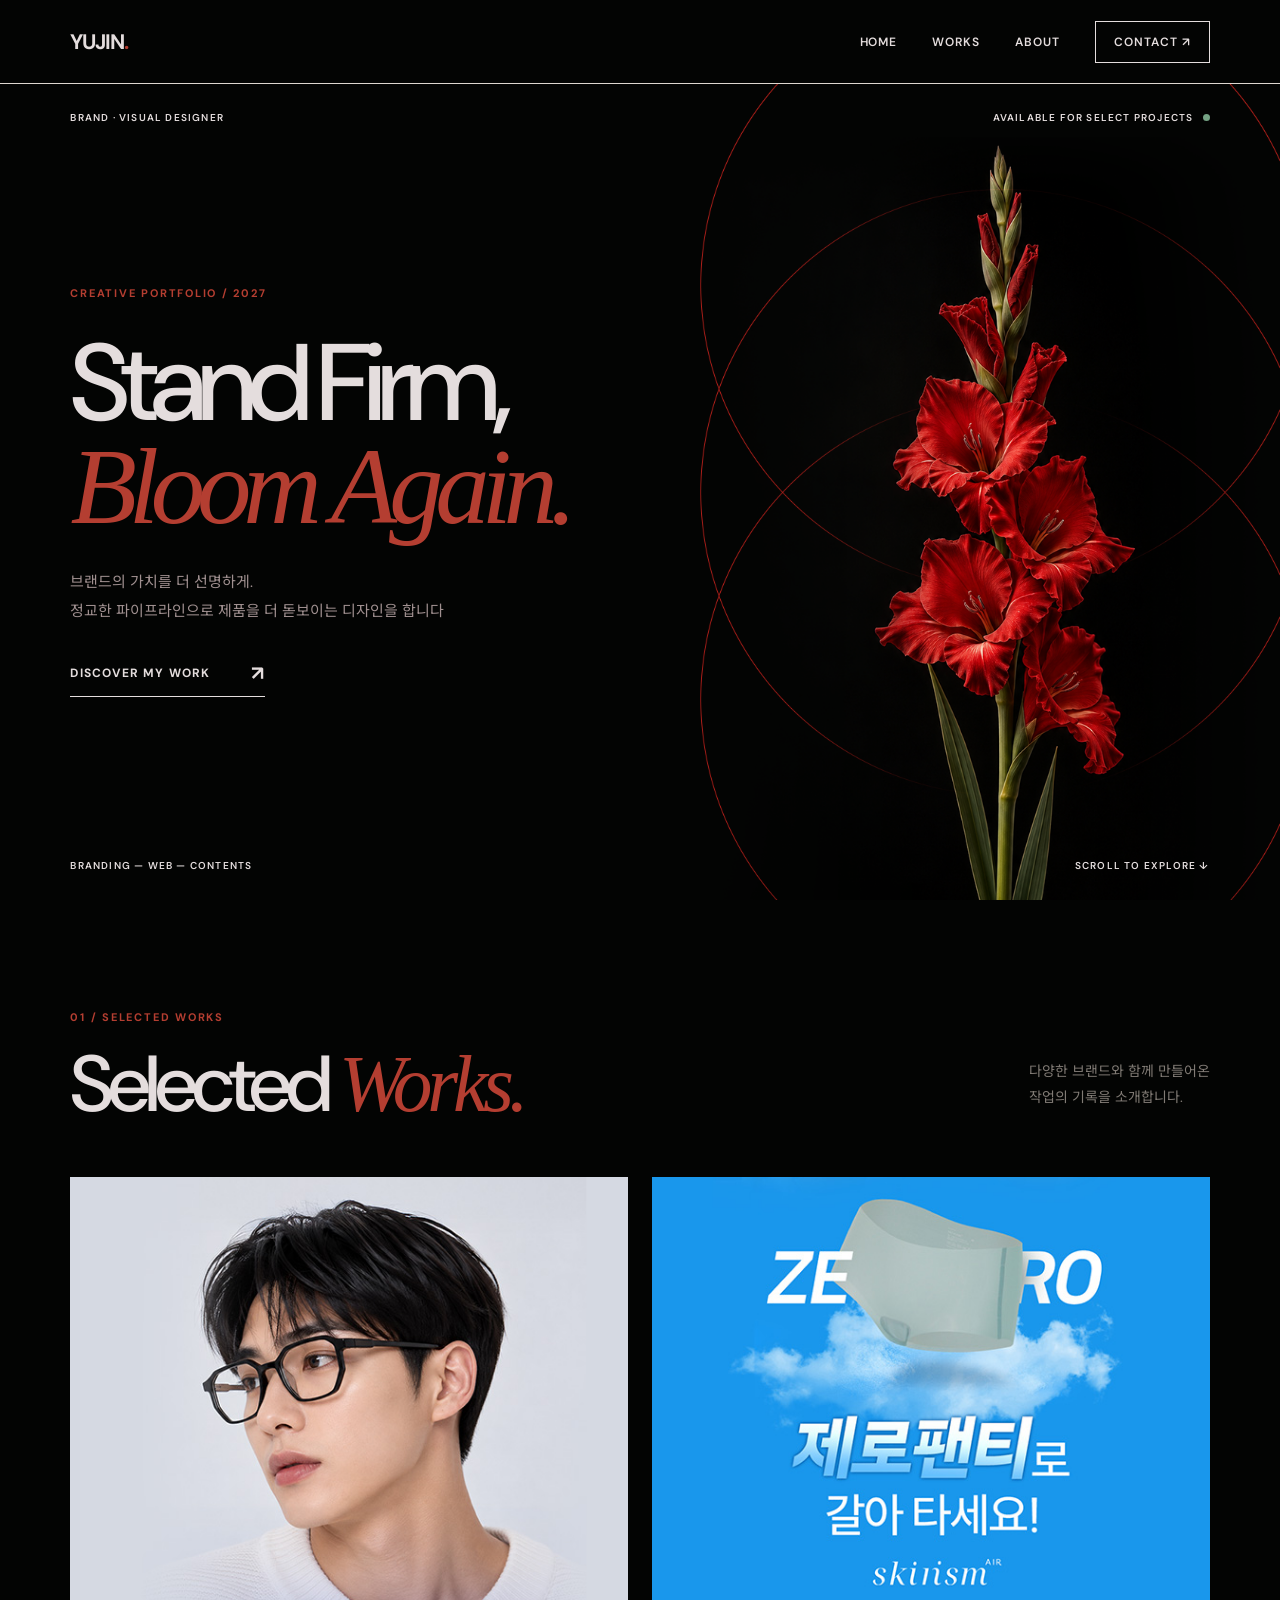
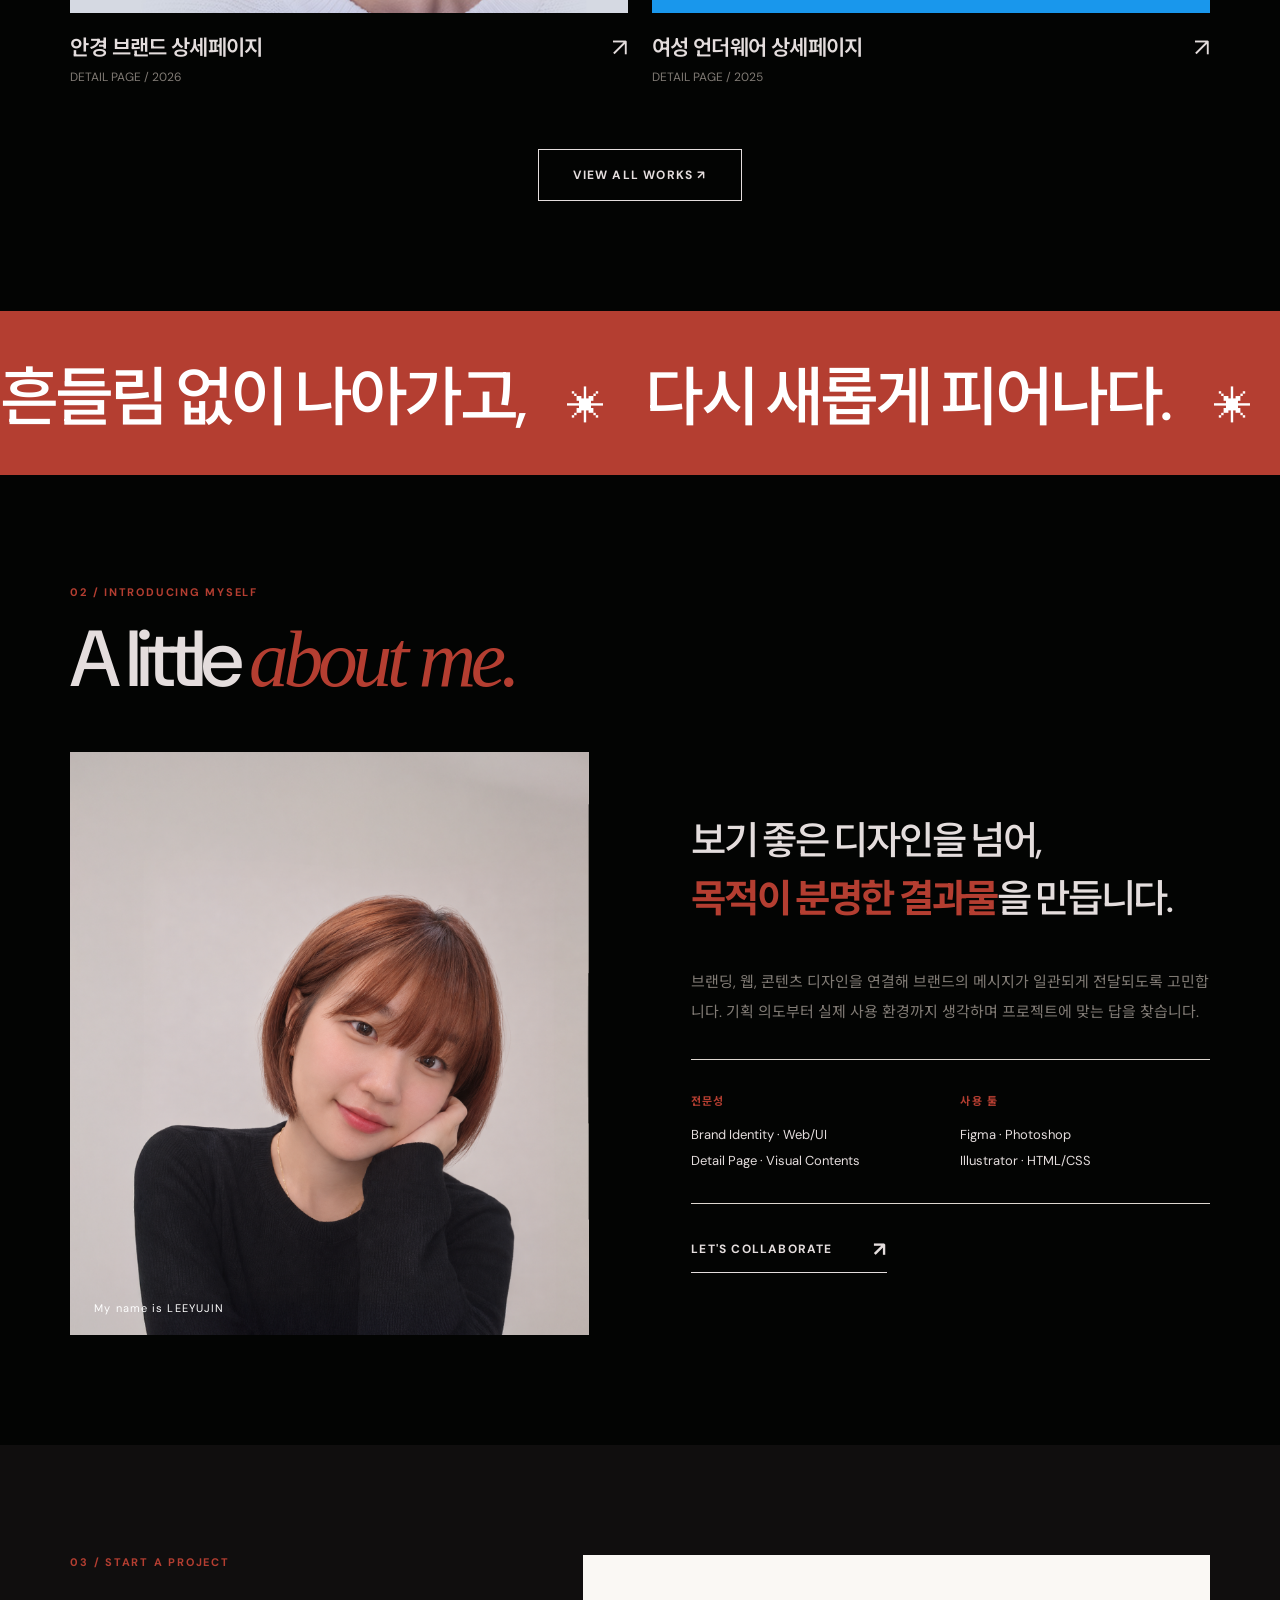
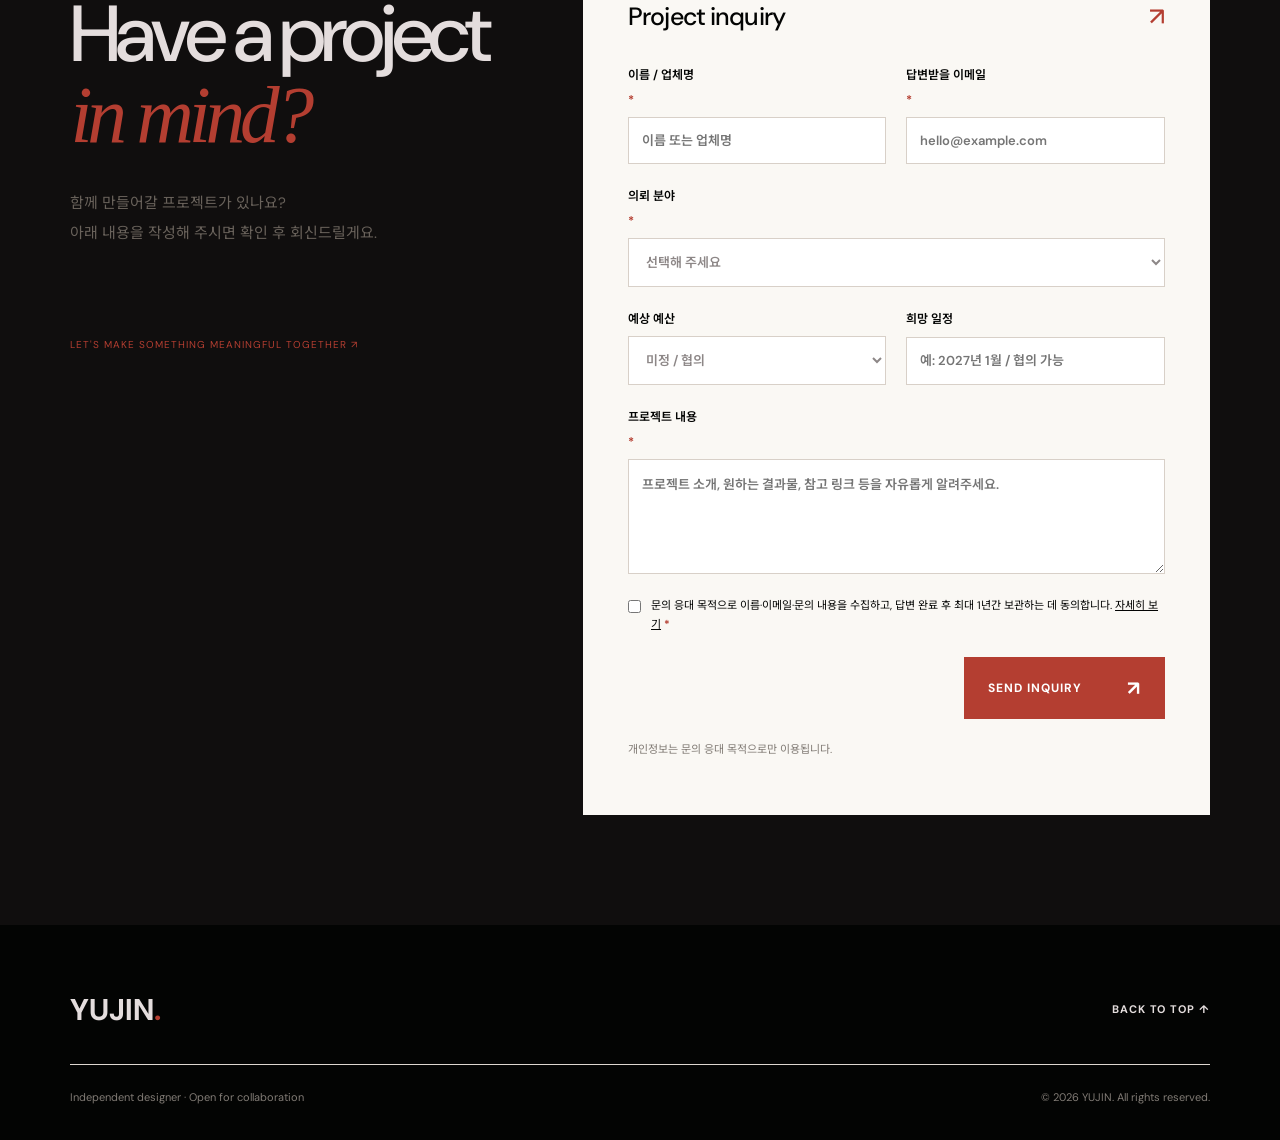
<file: index.html>
<!doctype html>

<html lang="ko">
  <head>
    <meta charset="utf-8" />
    <meta content="width=device-width, initial-scale=1" name="viewport" />
    <meta
      content="독립 디자이너의 브랜딩, 웹디자인, 상세페이지와 비주얼 콘텐츠 포트폴리오. 프로젝트 의뢰를 환영합니다."
      name="description"
    />
    <meta content="#f6f3ef" name="theme-color" />
    <title>YuJin — Creative Portfolio</title>
    <link href="https://fonts.googleapis.com" rel="preconnect" />
    <link crossorigin="" href="https://fonts.gstatic.com" rel="preconnect" />
    <link
      href="https://fonts.googleapis.com/css2?family=DM+Sans:wght@400;500;600;700&amp;family=Noto+Sans+KR:wght@400;500;600;700&amp;display=swap"
      rel="stylesheet"
    />
    <link href="style.css" rel="stylesheet" />
  </head>
  <body>
    <a class="skip" href="#main">본문 바로가기</a>
    <header class="site-header">
      <a aria-label="홈으로" class="wordmark" href="index.html#home"
        >YUJIN<span class="mark-dot">.</span></a>
      <nav aria-label="주 메뉴" class="nav" id="nav">
        <a data-nav="home" href="index.html#home">HOME</a
        ><a data-nav="works" href="works.html">WORKS</a
        ><a data-nav="about" href="index.html#about">ABOUT</a
        ><a class="nav-contact" data-nav="contact" href="index.html#contact"
          >CONTACT ↗</a>
      </nav>
      <button
        aria-controls="nav"
        aria-expanded="false"
        aria-label="메뉴 열기"
        class="menu-toggle"
        type="button"
      >
        <span></span><span></span>
      </button>
    </header>
    <main id="main">
      <section class="hero section" id="home">
        <div class="hero-meta">
          <span>BRAND · VISUAL DESIGNER</span
          ><span>AVAILABLE FOR SELECT PROJECTS <i class="status-dot"></i></span>
        </div>
        <div class="hero-body">
          <div class="hero-copy">
            <p class="eyebrow">CREATIVE PORTFOLIO / 2027</p>
            <h1>Stand Firm,<br /><em>Bloom Again.</em></h1>
            <p class="hero-description">
              브랜드의 가치를 더 선명하게.<br />정교한 파이프라인으로 제품을 더 돋보이는 디자인을 합니다
            </p>
            <a class="text-link" href="works.html"
              >DISCOVER MY WORK <span aria-hidden="true">↗</span></a
            >
          </div>
          <div
            aria-label="흐릿한 붉은 형태가 표현된 추상적 배경 이미지"
            class="hero-art"
            role="img"
          >
            <!-- <img alt="" src="assets/hero.svg" /> -->
          </div>
        </div>
        <div class="hero-foot">
          <span>BRANDING — WEB — CONTENTS</span
          ><a href="works.html">SCROLL TO EXPLORE ↓</a>
        </div>
      </section>
      <section class="section works-section" id="works">
        <div class="section-head">
          <div>
            <p class="eyebrow">01 / SELECTED WORKS</p>
            <h2>Selected <em>Works.</em></h2>
          </div>
          <p>다양한 브랜드와 함께 만들어온<br />작업의 기록을 소개합니다.</p>
        </div>
        <div class="work-grid" id="workGrid"></div>
        <div class="selected-actions">
          <a class="all-works-link" href="works.html">VIEW ALL WORKS ↗</a>
        </div>
      </section>
      <section aria-hidden="true" class="marquee">
        <div>
          흔들림 없이 나아가고, <span>✳</span> 다시 새롭게 피어나다.
          <span>✳</span> Stand Firm, Bloom Again. <span>✳</span> 흔들림 없이 나아가고, <span>✳</span>
        </div>
      </section>
      <section class="section about-section" id="about">
        <div class="section-head">
          <div>
            <p class="eyebrow">02 / INTRODUCING MYSELF</p>
            <h2>A little <em>about me.</em></h2>
          </div>
        </div>
        <div class="about-layout">
          <div class="about-visual">
            <img alt="소개 이미지 자리 표시자" src="assets/My-Selfe.png" /><span
              >My name is LEEYUJIN</span
            >
          </div>
          <div class="about-content">
            <p class="about-lead">
              보기 좋은 디자인을 넘어,<br /><strong>목적이 분명한 결과물</strong
              >을 만듭니다.
            </p>
            <p class="muted">
              브랜딩, 웹, 콘텐츠 디자인을 연결해 브랜드의 메시지가 일관되게
              전달되도록 고민합니다. 기획 의도부터 실제 사용 환경까지 생각하며
              프로젝트에 맞는 답을 찾습니다.
            </p>
            <div class="about-facts">
              <div>
                <span class="fact-label">전문성</span>
                <p>
                  Brand Identity · Web/UI<br />Detail Page · Visual Contents
                </p>
              </div>
              <div>
                <span class="fact-label">사용 툴</span>
                <p>Figma · Photoshop<br />Illustrator · HTML/CSS</p>
              </div>
            </div>
            <a class="text-link" href="index.html#contact"
              >LET'S COLLABORATE <span>↗</span></a
            >
          </div>
        </div>
      </section>
      <section class="section contact-section" id="contact">
        <div class="contact-intro">
          <p class="eyebrow">03 / START A PROJECT</p>
          <h2>Have a project<br /><em>in mind?</em></h2>
          <p>
            함께 만들어갈 프로젝트가 있나요?<br />아래 내용을 작성해 주시면 확인
            후 회신드릴게요.
          </p>
          <div class="contact-aside">
            LET'S MAKE SOMETHING MEANINGFUL TOGETHER ↗
          </div>
        </div>
        <div class="contact-form-wrap">
          <h3>Project inquiry <span>↗</span></h3>
          <form id="contactForm" action="https://formspree.io/f/xyeeoprq" method="POST">
            <div class="field-pair">
              <label
                >이름 / 업체명 <strong>*</strong
                ><input
                  autocomplete="name"
                  maxlength="100"
                  name="name"
                  placeholder="이름 또는 업체명"
                  required=""
                  type="text" /></label
              ><label
                >답변받을 이메일 <strong>*</strong
                ><input
                  autocomplete="email"
                  name="email"
                  placeholder="hello@example.com"
                  required=""
                  type="email"
              /></label>
            </div>
            <label
              >의뢰 분야 <strong>*</strong
              ><select name="project_type" required="">
                <option value="">선택해 주세요</option>
                <!-- <option>브랜딩 / 로고</option> -->
                <!-- <option>웹사이트 / 랜딩페이지</option> -->
                <option>상세페이지 / 배너</option>
                <option>SNS / 콘텐츠</option>
                <option>편집 / 인쇄물</option>
                <option>복합 프로젝트 / 기타</option>
              </select></label
            >
            <div class="field-pair">
              <label
                >예상 예산<select name="budget">
                  <option>미정 / 협의</option>
                  <option>50만원 미만</option>
                  <option>50~100만원</option>
                  <option>100~300만원</option>
                  <option>300만원 이상</option>
                </select></label
              ><label
                >희망 일정<input
                  maxlength="120"
                  name="timeline"
                  placeholder="예: 2027년 1월 / 협의 가능"
                  type="text"
              /></label>
            </div>
            <label
              >프로젝트 내용 <strong>*</strong
              ><textarea
                maxlength="5000"
                name="message"
                placeholder="프로젝트 소개, 원하는 결과물, 참고 링크 등을 자유롭게 알려주세요."
                required=""
                rows="5"
              ></textarea>
            </label>
            <div class="consent">
              <label
                ><input
                  name="privacy_consent"
                  required=""
                  type="checkbox"
                  value="동의"
                /><span
                  >문의 응대 목적으로 이름·이메일·문의 내용을 수집하고, 답변
                  완료 후 최대 1년간 보관하는 데 동의합니다.
                  <a href="#privacy" id="privacyOpen">자세히 보기</a>
                  <strong>*</strong></span
                ></label
              >
            </div>
            <input
              aria-hidden="true"
              autocomplete="off"
              class="honeypot"
              name="_gotcha"
              tabindex="-1"
              type="text"
            />
            <div class="submit-row">
              <p
                aria-live="polite"
                class="form-status"
                id="formStatus"
                role="status"
              ></p>
              <button class="submit-btn" id="sendBtn" type="submit">
                SEND INQUIRY <span>↗</span>
              </button>
            </div>
            <p class="small-note" id="setupNote"></p>
          </form>
        </div>
      </section>
    </main>
    <footer>
      <div class="footer-top">
        <span>YUJIN<span class="mark-dot">.</span></span
        ><a href="index.html#home">BACK TO TOP ↑</a>
      </div>
      <div class="footer-bottom">
        <p>Independent designer · Open for collaboration</p>
        <p>© <span id="year"></span> YUJIN. All rights reserved.</p>
      </div>
    </footer>
    <dialog class="project-dialog" id="projectDialog">
      <button aria-label="닫기" class="dialog-close" id="closeProject">
        ✕
      </button>
      <div id="projectDialogBody"></div>
    </dialog>
    <dialog class="privacy-dialog" id="privacyDialog">
      <button aria-label="닫기" class="dialog-close" id="closePrivacy">
        ✕
      </button>
      <h3>개인정보 수집 및 이용 안내</h3>
      <p>
        수집 항목: 이름/업체명, 이메일, 문의 내용 및 선택 기입 사항(예산·일정).
      </p>
      <p>이용 목적: 프로젝트 상담 및 회신.</p>
      <p>
        보유 기간: 답변 완료 후 최대 1년 또는 동의 철회·삭제 요청 시까지.
        Formspree 서비스의 보관·처리 정책도 확인해 주세요.
      </p>
      <p>
        동의를 거부할 수 있으나, 동의하지 않으면 문의 양식을 이용할 수 없습니다.
      </p>
      <p>운영자: YOUR NAME / 연락처: 사이트 운영 전 실제 이메일 기재 필요</p>
    </dialog>
    <script src="content.js"></script>
    <script src="script.js"></script>
  </body>
</html>
</file>
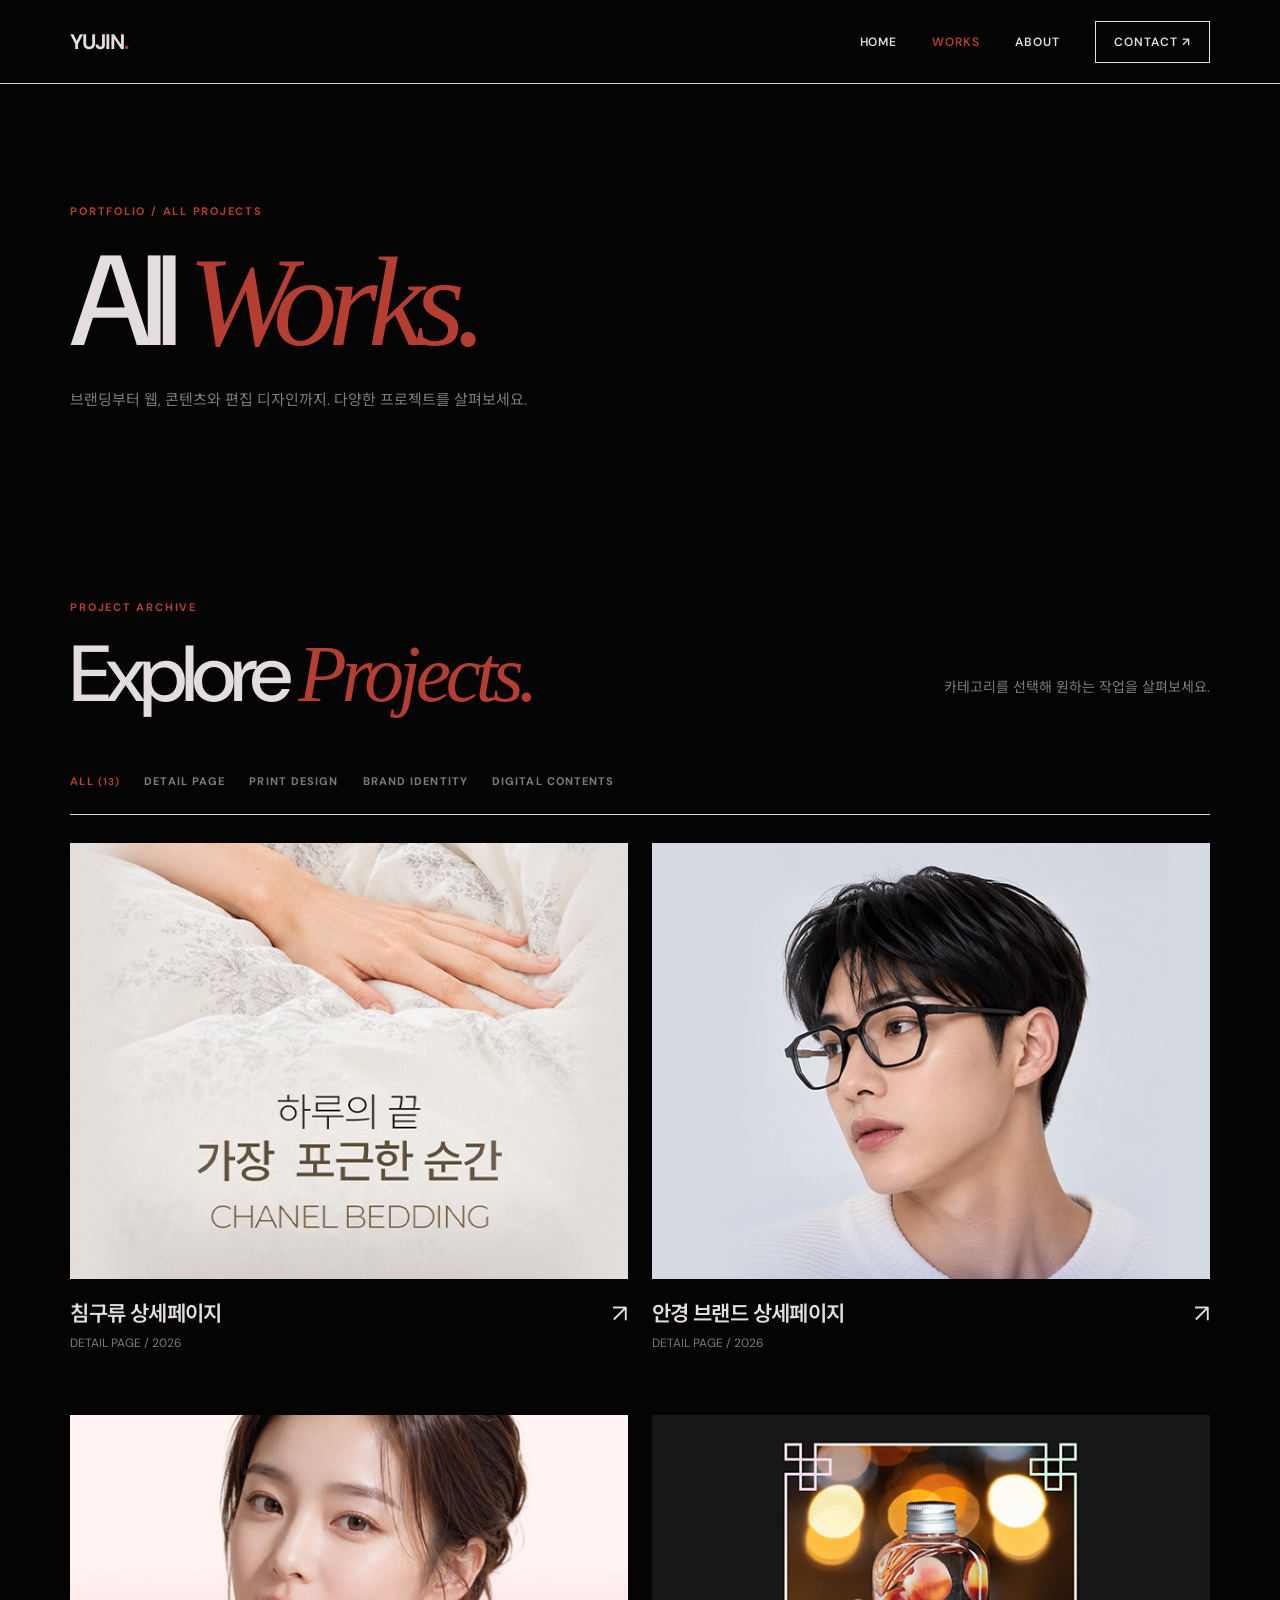
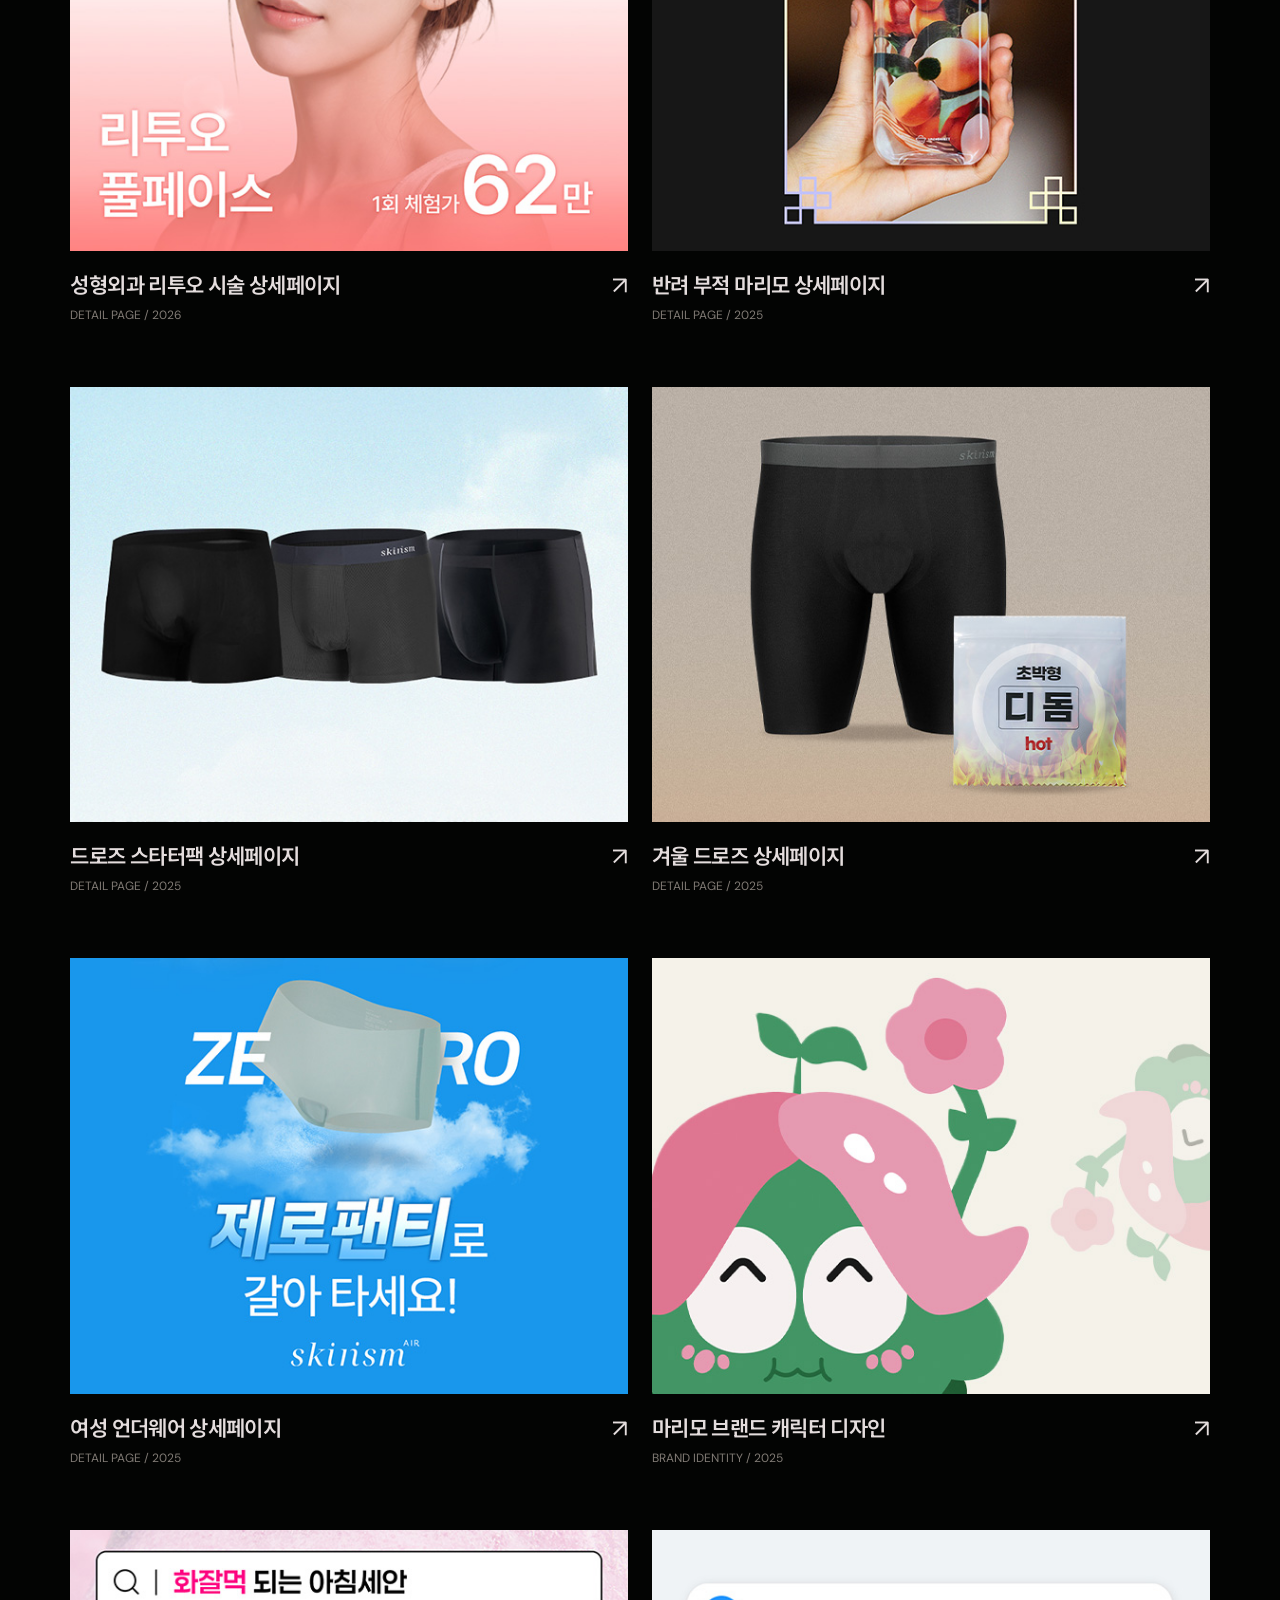
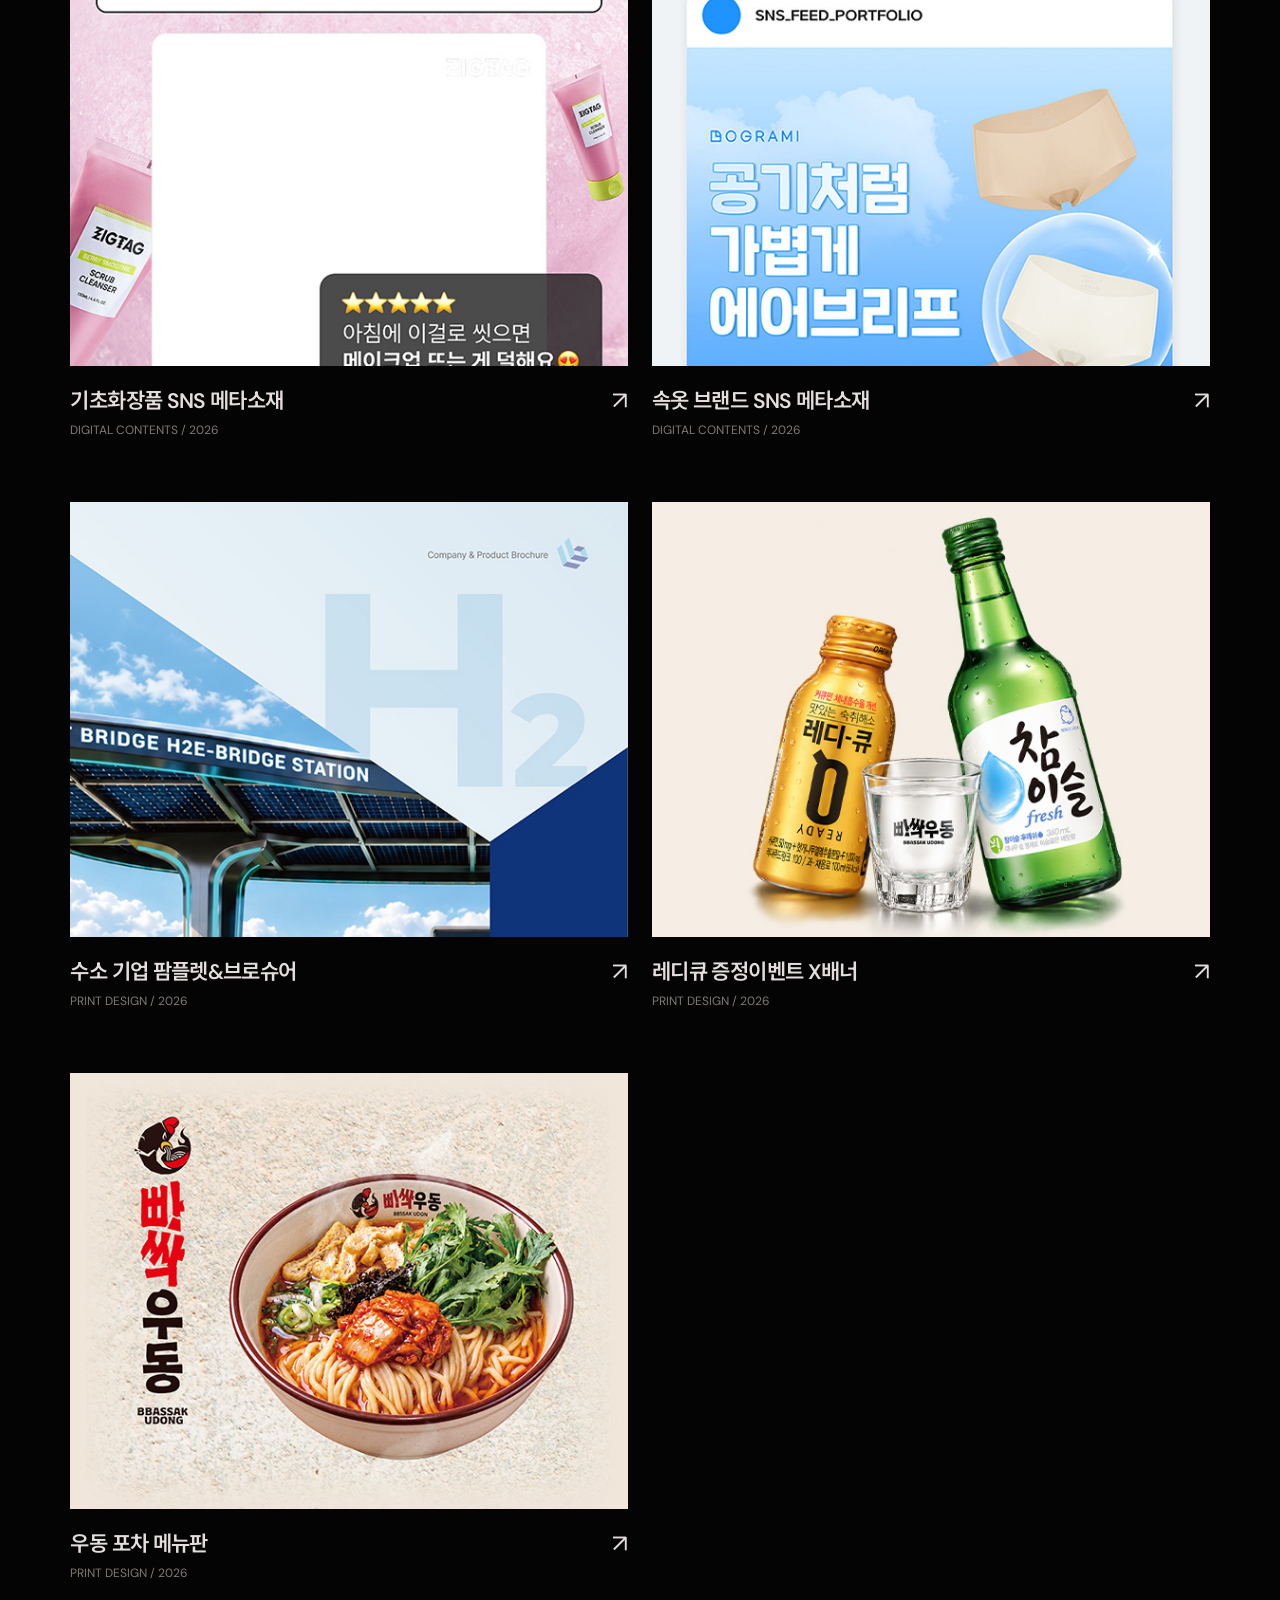
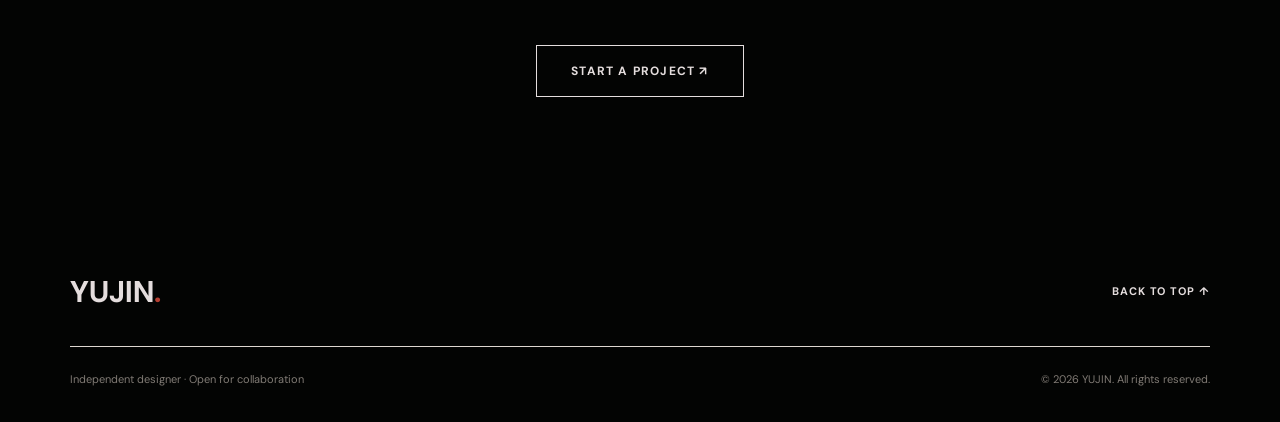
<file: works.html>
<!doctype html>

<html lang="ko">
  <head>
    <meta charset="utf-8" />
    <meta content="width=device-width, initial-scale=1" name="viewport" />
    <meta
      content="독립 디자이너의 브랜딩, 웹디자인, 상세페이지와 비주얼 콘텐츠 포트폴리오. 프로젝트 의뢰를 환영합니다."
      name="description"
    />
    <meta content="#f6f3ef" name="theme-color" />
    <title>WORKS — YOUR NAME Portfolio</title>
    <link href="https://fonts.googleapis.com" rel="preconnect" />
    <link crossorigin="" href="https://fonts.gstatic.com" rel="preconnect" />
    <link
      href="https://fonts.googleapis.com/css2?family=DM+Sans:wght@400;500;600;700&amp;family=Noto+Sans+KR:wght@400;500;600;700&amp;display=swap"
      rel="stylesheet"
    />
    <link href="style.css" rel="stylesheet" />
  </head>
  <body class="is-works-page">
    <a class="skip" href="#main">본문 바로가기</a>
    <header class="site-header">
      <a aria-label="홈으로" class="wordmark" href="index.html#home"
        >YUJIN<span class="mark-dot">.</span></a
      >
      <nav aria-label="주 메뉴" class="nav" id="nav">
        <a data-nav="home" href="index.html#home">HOME</a
        ><a data-nav="works" href="works.html">WORKS</a
        ><a data-nav="about" href="index.html#about">ABOUT</a
        ><a class="nav-contact" data-nav="contact" href="index.html#contact"
          >CONTACT ↗</a>
      </nav>
      <button
        aria-controls="nav"
        aria-expanded="false"
        aria-label="메뉴 열기"
        class="menu-toggle"
        type="button"
      >
        <span></span><span></span>
      </button>
    </header>
    <main id="main">
      <section class="works-hero section" id="works-top">
        <p class="eyebrow">PORTFOLIO / ALL PROJECTS</p>
        <h1>All <em>Works.</em></h1>
        <p class="works-hero-desc">
          브랜딩부터 웹, 콘텐츠와 편집 디자인까지. 다양한 프로젝트를 살펴보세요.
        </p>
      </section>
      <section class="section works-section all-works-section" id="works">
        <div class="section-head">
          <div>
            <p class="eyebrow">PROJECT ARCHIVE</p>
            <h2>Explore <em>Projects.</em></h2>
          </div>
          <p>카테고리를 선택해 원하는 작업을 살펴보세요.</p>
        </div>
        <div aria-label="작업물 분류" class="filters" id="filters">
          <button aria-pressed="true" class="active" data-filter="All">
            ALL <span id="count"></span></button
          ><button data-filter="DETAIL PAGE">DETAIL PAGE</button
          ><button data-filter="PRINT DESIGN">PRINT DESIGN</button
          ><button data-filter="BRAND IDENTITY">BRAND IDENTITY</button
          ><button data-filter="DIGITAL CONTENTS">DIGITAL CONTENTS</button>
        </div>
        <div class="work-grid" id="workGrid"></div>
        <div class="selected-actions">
          <a class="all-works-link" href="index.html#contact"
            >START A PROJECT ↗</a
          >
        </div>
      </section>
    </main>
    <footer>
      <div class="footer-top">
        <span>YUJIN<span class="mark-dot">.</span></span
        ><a href="index.html#home">BACK TO TOP ↑</a>
      </div>
      <div class="footer-bottom">
        <p>Independent designer · Open for collaboration</p>
        <p>© <span id="year"></span> YUJIN. All rights reserved.</p>
      </div>
    </footer>
    <dialog class="project-dialog" id="projectDialog">
      <button aria-label="닫기" class="dialog-close" id="closeProject">
        ✕
      </button>
      <div id="projectDialogBody"></div>
    </dialog>
    <dialog class="privacy-dialog" id="privacyDialog">
      <button aria-label="닫기" class="dialog-close" id="closePrivacy">
        ✕
      </button>
      <h3>개인정보 수집 및 이용 안내</h3>
      <p>
        수집 항목: 이름/업체명, 이메일, 문의 내용 및 선택 기입 사항(예산·일정).
      </p>
      <p>이용 목적: 프로젝트 상담 및 회신.</p>
      <p>
        보유 기간: 답변 완료 후 최대 1년 또는 동의 철회·삭제 요청 시까지.
        Formspree 서비스의 보관·처리 정책도 확인해 주세요.
      </p>
      <p>
        동의를 거부할 수 있으나, 동의하지 않으면 문의 양식을 이용할 수 없습니다.
      </p>
      <p>운영자: YOUR NAME / 연락처: 사이트 운영 전 실제 이메일 기재 필요</p>
    </dialog>
    <script src="content.js"></script>
    <script src="script.js"></script>
  </body>
</html>
</file>
<file: style.css>
/* COLOR / TYPOGRAPHY: 이 파일 상단 변수부터 자유롭게 변경하세요. */
:root {
  --bg: #030403;
  --ink: #e4dddd;
  --muted: #817b75;
  --red: #b43e31;
  --line: #ddd7d0;
  --card: #e9e2dc;
  --font: "DM Sans", "Noto Sans KR", sans-serif;
}
* {
  box-sizing: border-box;
}


/* DIGITAL CONTENTS 이미지 사이 여백 , GPT로 추가함*/
#projectDialogBody.digital-contents img + img {
  margin-top: 20px;
}


html {
  scroll-behavior: smooth;
  scroll-padding-top: 85px;
}
body {
  margin: 0;
  background: var(--bg);
  color: var(--ink);
  font-family: var(--font);
  -webkit-font-smoothing: antialiased;
}
img {
  max-width: 100%;
  display: block;
}
a {
  color: inherit;
  text-decoration: none;
}
button,
input,
textarea,
select {
  font: inherit;
}
button {
  cursor: pointer;
}
.skip {
  position: absolute;
  top: -100px;
  left: 1rem;
  background: white;
  padding: 1rem;
  z-index: 100;
}
.skip:focus {
  top: 1rem;
}
.site-header {
  height: 84px;
  display: flex;
  align-items: center;
  justify-content: space-between;
  padding: 0 5.5%;
  border-bottom: 1px solid var(--line);
  position: sticky;
  top: 0;
  background: #030403;
  backdrop-filter: blur(14px);
  z-index: 20;
}
.wordmark {
  font-size: 21px;
  font-weight: 700;
  letter-spacing: -1px;
}
.mark-dot {
  color: var(--red);
}
.nav {
  display: flex;
  align-items: center;
  gap: 35px;
}
.nav a {
  font-size: 12px;
  letter-spacing: 0.08em;
  font-weight: 600;
}
.nav a:hover,
.nav a.is-active {
  color: var(--red);
}
.nav-contact {
  border: 1px solid var(--ink);
  padding: 12px 18px;
}
.menu-toggle {
  display: none;
}
.section {
  padding: 110px 5.5%;
}
.hero {
  min-height: calc(100vh - 84px);
  display: flex;
  flex-direction: column;
  justify-content: space-between;
  padding-top: 27px;
  padding-bottom: 28px;
  background-image: url(./assets/2026_main_IMG4.png);
  background-repeat: no-repeat;
  background-position: center;
  background-size: cover;
}
.hero-meta,
.hero-foot {
  display: flex;
  justify-content: space-between;
  font-size: 10px;
  font-weight: 600;
  letter-spacing: 0.12em;
}
.status-dot {
  display: inline-block;
  width: 7px;
  height: 7px;
  background: #75a384;
  border-radius: 50%;
  margin-left: 6px;
}
.hero-body {
  display: grid;
  grid-template-columns: 48% 52%;
  min-height: 550px;
  align-items: center;
}
.hero-copy {
  position: relative;
  z-index: 1;
}
.eyebrow {
  font-size: 11px;
  letter-spacing: 0.16em;
  font-weight: 700;
  color: var(--red);
}
h1,
h2,
h3,
p {
  margin-top: 0;
  /* white-space: pre-line; */
}
h1 {
  font-size: clamp(66px, 8.5vw, 152px);
  line-height: 0.95;
  letter-spacing: -0.075em;
  font-weight: 500;
  margin: 32px -140px 30px 0;
}
h1 em,
h2 em {
  font-family: Georgia, serif;
  font-weight: 400;
}
h1 em {
  color: var(--red);
}
.hero-description {
  font-size: 15px;
  line-height: 1.9;
  color: #a09090;
  margin-bottom: 35px;
}
.text-link {
  font-size: 12px;
  letter-spacing: 0.1em;
  font-weight: 700;
  padding-bottom: 10px;
  border-bottom: 1px solid var(--ink);
  display: inline-flex;
  align-items: center;
  gap: 40px;
}
.text-link span {
  font-size: 20px;
}
.hero-art {
  width: 100%;
  align-self: stretch;
  min-height: 570px;
  display: flex;
  align-items: center;
}
.hero-art img {
  width: 100%;
  height: 100%;
  object-fit: cover;
  max-height: 660px;
}
.section-head {
  display: flex;
  justify-content: space-between;
  align-items: end;
  margin-bottom: 52px;
}
.section-head h2,
.contact-intro h2 {
  font-size: clamp(48px, 6.2vw, 100px);
  letter-spacing: -0.065em;
  font-weight: 500;
  line-height: 1.02;
  margin: 20px 0 0;
}
.section-head h2 em,
.contact-intro h2 em {
  color: var(--red);
}
.section-head > p {
  color: var(--muted);
  font-size: 14px;
  line-height: 1.9;
}
.filters {
  display: flex;
  gap: 24px;
  border-bottom: 1px solid var(--line);
  padding-bottom: 18px;
  overflow: auto;
  margin-bottom: 28px;
}
.filters button {
  border: 0;
  background: none;
  color: var(--muted);
  white-space: nowrap;
  font-size: 11px;
  font-weight: 700;
  letter-spacing: 0.1em;
  padding: 8px 0;
}
.filters button.active {
  color: var(--red);
}
.filters span {
  font-size: 10px;
}
.work-grid {
  display: grid;
  grid-template-columns: 1fr 1fr;
  gap: 52px 24px;
}
.work-card {
  min-width: 0;
}
.work-image {
  border: 0;
  background: var(--card);
  padding: 0;
  width: 100%;
  aspect-ratio: 1.28;
  overflow: hidden;
  display: block;
}
.work-image img {
  width: 100%;
  height: 100%;
  object-fit: cover;
  transition: transform 0.5s;
}
.work-image:hover img {
  transform: scale(1.045);
}
.work-details {
  display: flex;
  justify-content: space-between;
  align-items: start;
  padding-top: 18px;
  gap: 8px;
}
.work-details h3 {
  font-size: 21px;
  letter-spacing: -0.03em;
  font-weight: 600;
  margin-bottom: 7px;
}
.work-details p {
  color: var(--muted);
  font-size: 12px;
}
.work-arrow {
  font-size: 25px;
}
.marquee {
  padding: 35px 0;
  background: var(--red);
  color: #fff;
  white-space: nowrap;
  overflow: hidden;
  font-size: clamp(32px, 5vw, 78px);
  letter-spacing: -0.06em;
  font-weight: 500;
}
.marquee div {
  width: max-content;
  animation: marquee 26s linear infinite;
}
.marquee span {
  padding: 0 35px;
  font-size: 0.6em;
}
@keyframes marquee {
  to {
    transform: translateX(-50%);
  }
}
.about-layout {
  display: grid;
  grid-template-columns: 1fr 1fr;
  gap: 9%;
  align-items: center;
}
.about-visual {
  position: relative;
}
.about-visual img {
  width: 100%;
  aspect-ratio: 4/4.5;
  object-fit: cover;
}
.about-visual span {
  position: absolute;
  bottom: 20px;
  left: 24px;
  font-size: 11px;
  letter-spacing: 0.1em;
  color: #fff;
}
.about-lead {
  font-size: clamp(25px, 3vw, 43px);
  line-height: 1.5;
  letter-spacing: -0.06em;
  font-weight: 500;
}
.about-lead strong {
  color: var(--red);
}
.muted {
  color: var(--muted);
  font-size: 15px;
  line-height: 2;
}
.about-facts {
  border-top: 1px solid var(--line);
  border-bottom: 1px solid var(--line);
  padding: 29px 0;
  display: grid;
  grid-template-columns: 1fr 1fr;
  gap: 20px;
  margin: 32px 0;
}
.fact-label {
  font-size: 11px;
  color: var(--red);
  font-weight: 700;
  letter-spacing: 0.1em;
}
.about-facts p {
  font-size: 13px;
  line-height: 2;
  margin: 12px 0 0;
}
.contact-section {
  background: #100e0e;
  display: grid;
  grid-template-columns: 45% 55%;
  gap: 0;
}
.contact-intro {
  padding-right: 9%;
}
.contact-intro h2 {
  margin: 25px 0 32px;
}
.contact-intro > p:not(.eyebrow) {
  font-size: 15px;
  line-height: 2;
  color: #69625b;
}
.contact-aside {
  font-size: 10px;
  letter-spacing: 0.1em;
  margin-top: 90px;
  color: var(--red);
}
.contact-form-wrap {
  padding: 45px;
  background: #faf8f4;
}
.contact-form-wrap h3 {
  display: flex;
  justify-content: space-between;
  font-size: 25px;
  letter-spacing: -0.035em;
  font-weight: 500;
  margin-bottom: 32px;
  color: #030403;
}
.contact-form-wrap h3 span {
  color: var(--red);
}
#contactForm {
  display: grid;
  gap: 22px;
}
#contactForm label {
  display: grid;
  gap: 9px;
  font-size: 12px;
  font-weight: 600;
  color: #030403;
}
#contactForm label strong {
  color: var(--red);
}

.field-pair {
  display: grid;
  grid-template-columns: 1fr 1fr;
  gap: 20px;
}
#contactForm input:not([type="checkbox"]),
#contactForm select,
#contactForm textarea {
  border: 1px solid #d8d0c8;
  background: #fff;
  width: 100%;
  border-radius: 0;
  padding: 14px 13px;
  font-size: 13px;
  /* color: var(--ink); */
  color: #8d8787;
  outline-offset: 2px;
}
#contactForm textarea {
  resize: vertical;
}
.consent label {
  display: flex !important;
  flex-direction: row;
  gap: 10px !important;
  align-items: start;
  font-size: 11px !important;
  font-weight: 400 !important;
  line-height: 1.8;
}
.consent input {
  margin: 4px 0 0;
  accent-color: var(--red);
}
.consent a {
  text-decoration: underline;
}
.submit-row {
  display: flex;
  align-items: center;
  justify-content: space-between;
  gap: 20px;
}
.submit-btn {
  border: 0;
  background: var(--red);
  color: #fff;
  padding: 18px 24px;
  font-weight: 700;
  font-size: 12px;
  letter-spacing: 0.08em;
  display: flex;
  gap: 45px;
  align-items: center;
  white-space: nowrap;
}
.submit-btn:disabled {
  opacity: 0.6;
  cursor: wait;
}
.submit-btn span {
  font-size: 20px;
}
.form-status {
  font-size: 12px;
  line-height: 1.6;
  margin: 0;
}
.small-note {
  color: var(--muted);
  font-size: 11px;
  line-height: 1.6;
}
.honeypot {
  position: absolute;
  left: -9999px;
  opacity: 0;
}
.footer-top {
  display: flex;
  justify-content: space-between;
  align-items: center;
  padding: 65px 5.5% 35px;
  font-size: 30px;
  font-weight: 700;
}
.footer-top > a {
  font-size: 11px;
  letter-spacing: 0.08em;
}
.footer-bottom {
  border-top: 1px solid var(--line);
  display: flex;
  justify-content: space-between;
  margin: 0 5.5%;
  padding: 25px 0;
  font-size: 11px;
  color: var(--muted);
}
dialog {
  border: 0;
  box-shadow: 0 20px 100px #0004;
  background: var(--bg);
  color: var(--ink);
  max-width: min(900px, 94vw);
  max-height: 90vh;
  padding: 40px;
  overflow: auto;
}
dialog::backdrop {
  background: #171310bb;
}
.dialog-close {
  float: right;
  border: 0;
  background: none;
  font-size: 25px;
  padding: 0 0 15px 20px;
  color: #ffffff;
}
.project-dialog h2 {
  font-size: clamp(34px, 5vw, 60px);
  margin: 15px 0;
}
.project-dialog .detail-meta {
  display: flex;
  gap: 22px;
  flex-wrap: wrap;
  margin-bottom: 25px;
  font-size: 12px;
  color: var(--muted);
}
.project-dialog img {
  width: 100%;
  /* margin-top: 20px; */
}
.project-dialog p {
  line-height: 1.85;
  color: #69625b;
}
.privacy-dialog {
  max-width: 560px;
}
.privacy-dialog p {
  font-size: 13px;
  line-height: 1.8;
}
@media (max-width: 900px) {
  .hero-body {
    grid-template-columns: 1fr 1fr;
  }
  .hero-art {
    min-height: 400px;
  }
  .hero-art img {
    max-height: 500px;
  }
  h1 {
    font-size: clamp(58px, 8vw, 85px);
    margin-right: -90px;
  }
  .section {
    padding: 85px 5%;
  }
  .contact-section {
    grid-template-columns: 1fr;
    gap: 36px;
  }
  .contact-aside {
    margin-top: 20px;
  }
  .contact-intro {
    padding-right: 0;
  }
}
@media (max-width: 650px) {
  .site-header {
    height: 70px;
    padding: 0 5%;
  }
  .menu-toggle {
    display: flex;
    flex-direction: column;
    justify-content: center;
    gap: 6px;
    width: 40px;
    height: 40px;
    border: 0;
    background: none;
  }
  .menu-toggle span {
    height: 2px;
    width: 24px;
    background: var(--ink);
  }
  .nav {
    display: none;
    position: absolute;
    top: 69px;
    left: 0;
    right: 0;
    background: var(--bg);
    padding: 26px 5%;
    flex-direction: column;
    align-items: start;
    border-bottom: 1px solid var(--line);
    gap: 24px;
  }
  .nav.open {
    display: flex;
  }
  .section {
    padding: 66px 5%;
  }
  .hero {
    min-height: auto;
    padding-top: 22px;
    padding-bottom: 24px;
  }
  .hero-meta {
    font-size: 8px;
    gap: 10px;
  }
  .hero-body {
    display: flex;
    flex-direction: column;
    align-items: stretch;
    min-height: 0;
  }
  .hero-copy {
    padding-top: 65px;
  }
  .hero-copy h1 {
    font-size: clamp(57px, 12vw, 90px);
    margin-right: 0;
  }
  .hero-art {
    min-height: 0;
    height: 390px;
    margin-top: 10px;
  }
  .hero-art img {
    height: 100%;
    max-height: none;
  }
  .hero-foot {
    font-size: 8px;
  }
  .section-head {
    display: block;
  }
  .section-head > p {
    margin-top: 25px;
  }
  .section-head h2,
  .contact-intro h2 {
    font-size: clamp(46px, 10vw, 70px);
  }
  .work-grid {
    grid-template-columns: 1fr;
    gap: 32px;
  }
  .filters {
    gap: 20px;
  }
  .about-layout {
    grid-template-columns: 1fr;
    gap: 34px;
  }
  .about-visual img {
    aspect-ratio: 4/3;
  }
  .about-lead {
    font-size: 27px;
  }
  .contact-form-wrap {
    padding: 24px 18px;
  }
  .field-pair {
    grid-template-columns: 1fr;
    gap: 22px;
  }
  .submit-row {
    align-items: stretch;
    flex-direction: column-reverse;
  }
  .submit-btn {
    justify-content: space-between;
  }
  .footer-top {
    padding-top: 40px;
    font-size: 25px;
  }
  .footer-bottom {
    display: block;
    font-size: 10px;
  }
  dialog {
    padding: 22px;
  }
}
@media (prefers-reduced-motion: reduce) {
  html {
    scroll-behavior: auto;
  }
  .marquee div {
    animation: none;
  }
  .work-image img {
    transition: none;
  }
}
/* Selected Works / separate Works page */
.selected-actions {
  display: flex;
  justify-content: center;
  margin-top: 52px;
}
.all-works-link {
  display: inline-flex;
  align-items: center;
  justify-content: center;
  padding: 17px 34px;
  border: 1px solid var(--ink);
  font-size: 12px;
  font-weight: 700;
  letter-spacing: 0.1em;
  transition:
    background 0.2s,
    color 0.2s;
}
.all-works-link:hover {
  background: var(--ink);
  color: var(--bg);
}
.works-hero {
  padding-top: 120px;
  padding-bottom: 85px;
  background: #030403;
}
.works-hero h1 {
  margin: 20px 0;
  font-size: clamp(64px, 10vw, 144px);
  line-height: 1;
}
.works-hero-desc {
  max-width: 540px;
  font-size: 15px;
  line-height: 1.9;
  color: var(--muted);
}
.all-works-section {
  padding-top: 85px;
}
.is-works-page .nav a[data-nav="works"] {
  color: var(--red);
}
@media (max-width: 650px) {
  .works-hero {
    padding-top: 86px;
    padding-bottom: 60px;
  }
  .works-hero h1 {
    font-size: clamp(58px, 14vw, 100px);
  }
  .selected-actions {
    margin-top: 35px;
  }
}
</file>
